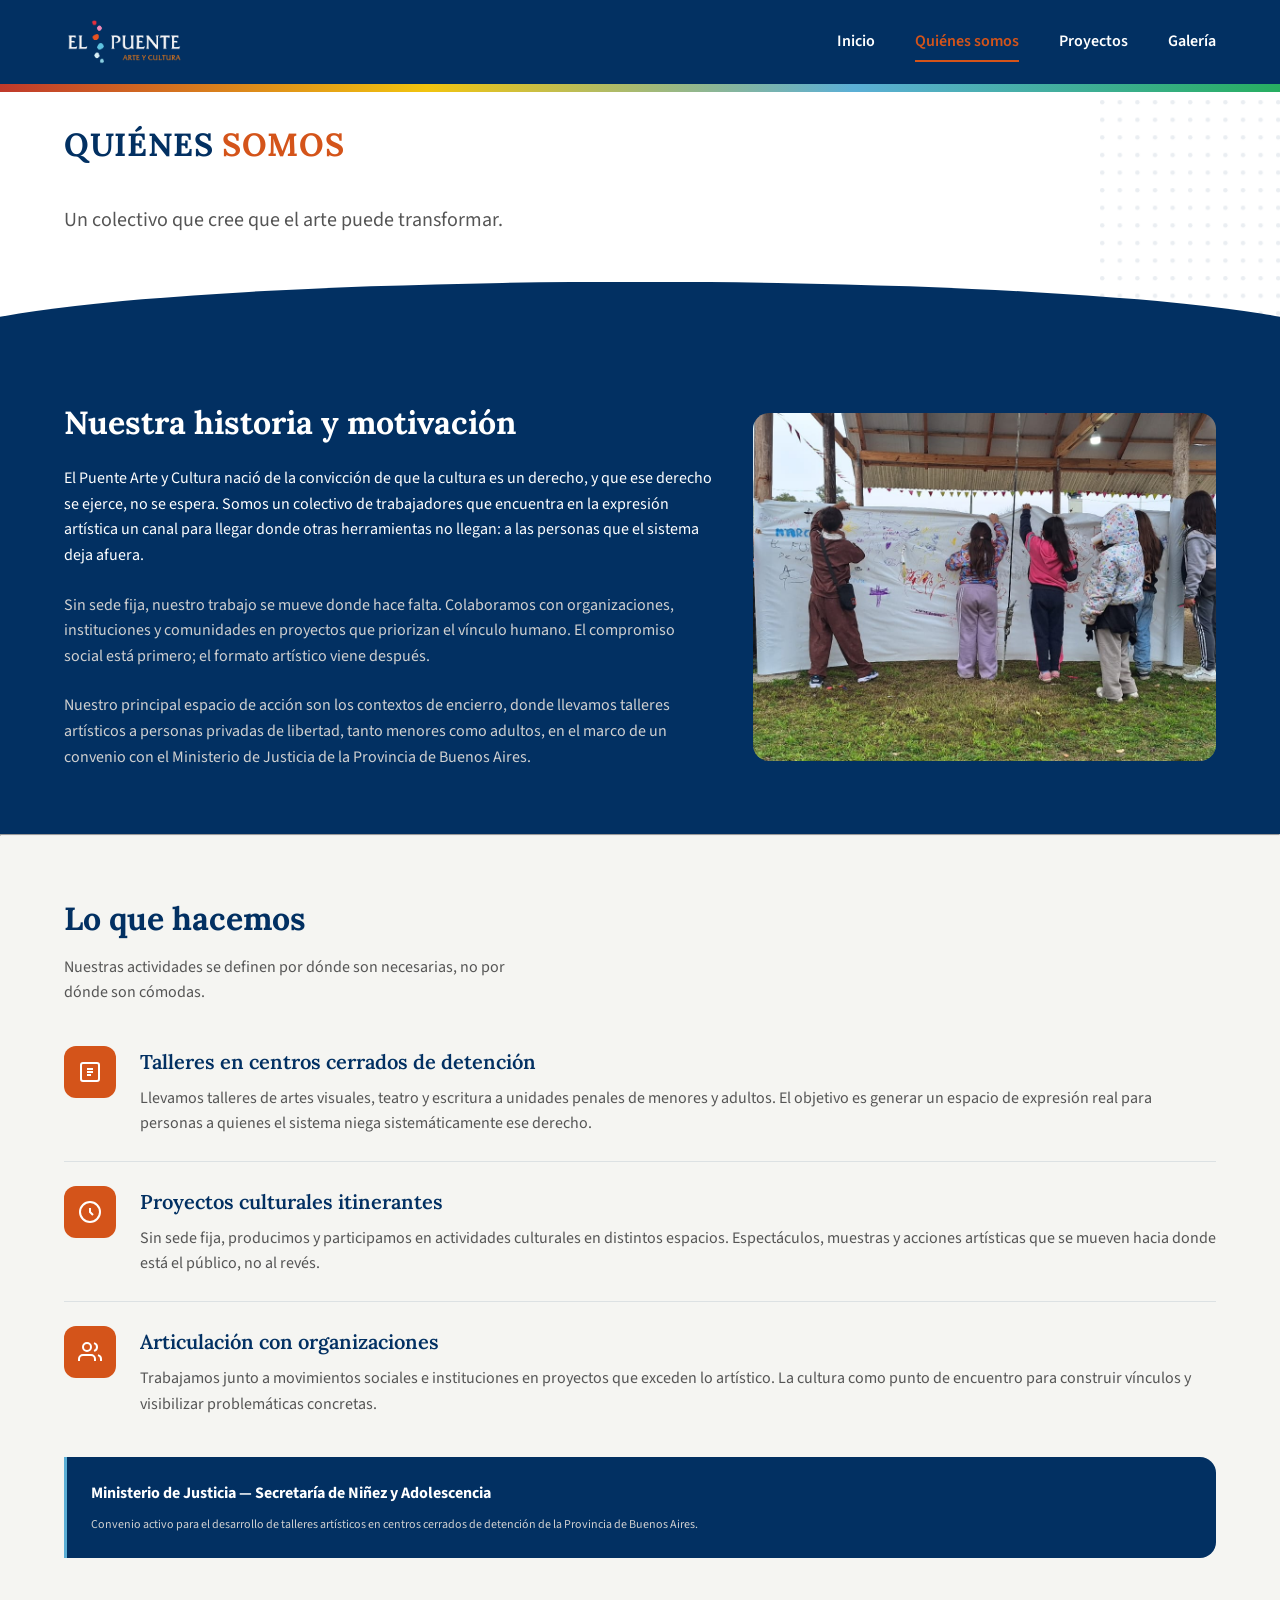
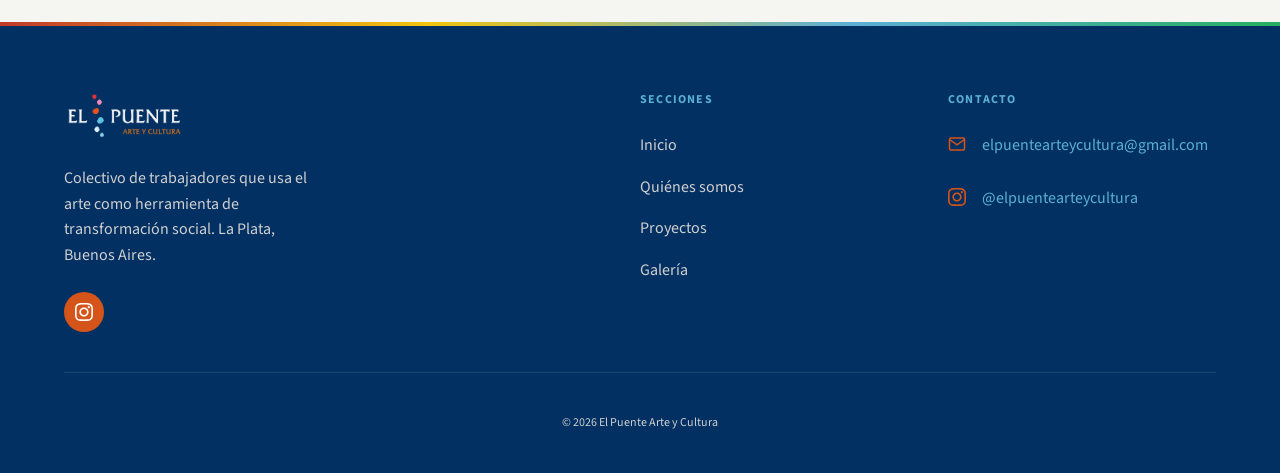
<file: quienes-somos.html>
<!DOCTYPE html>
<html lang="es">
<head>
  <meta charset="UTF-8">
  <meta name="viewport" content="width=device-width, initial-scale=1.0">
  <title>Quiénes somos — El Puente Arte y Cultura</title>
  <meta name="description" content="Historia, motivación y trabajo de El Puente Arte y Cultura.">
  <link rel="preconnect" href="https://fonts.googleapis.com">
  <link rel="preconnect" href="https://fonts.gstatic.com" crossorigin>
  <link href="https://fonts.googleapis.com/css2?family=Lora:wght@400;600;700&family=Source+Sans+3:wght@400;600;700&display=swap" rel="stylesheet">
  <link rel="stylesheet" href="css/styles.css">
</head>
<body>

  <header class="header" role="banner">
    <div class="contenedor">
      <div class="header__inner">
        <a href="index.html" class="header__logo" aria-label="El Puente Arte y Cultura — Inicio">
          <img src="assets/logo.png" alt="El Puente Arte y Cultura">
        </a>
        <nav class="header__nav" aria-label="Navegación principal">
          <ul class="nav__lista" role="list">
            <li><a href="index.html"         class="nav__link">Inicio</a></li>
            <li><a href="quienes-somos.html" class="nav__link nav__link--activo" aria-current="page">Quiénes somos</a></li>
            <li><a href="proyectos.html"     class="nav__link">Proyectos</a></li>
            <li><a href="galeria.html"       class="nav__link">Galería</a></li>
          </ul>
        </nav>
        <button class="header__hamburguesa" aria-expanded="false" aria-controls="menu-mobile" aria-label="Abrir menú">
          <span></span><span></span><span></span>
        </button>
      </div>
    </div>
  </header>

  <nav id="menu-mobile" class="menu-mobile" aria-label="Menú móvil" aria-hidden="true">
    <ul class="menu-mobile__lista" role="list">
      <li class="menu-mobile__item"><a href="index.html"         class="menu-mobile__link">Inicio</a></li>
      <li class="menu-mobile__item"><a href="quienes-somos.html" class="menu-mobile__link menu-mobile__link--activo" aria-current="page">Quiénes somos</a></li>
      <li class="menu-mobile__item"><a href="proyectos.html"     class="menu-mobile__link">Proyectos</a></li>
      <li class="menu-mobile__item"><a href="galeria.html"       class="menu-mobile__link">Galería</a></li>
    </ul>
    <div class="menu-mobile__footer">
      <p class="texto-meta">Contacto</p>
      <a href="mailto:contacto@elpuente.org.ar" style="color: var(--color-texto-claro);">contacto@elpuente.org.ar</a>
    </div>
  </nav>

  <main id="contenido-principal">

    <!-- HERO interior — fondo claro con detalle -->
    <section class="hero hero--interior hero--pequeño" aria-labelledby="hero-titulo">
      <div class="hero__acento-barra" aria-hidden="true"></div>
      <!-- Patrón decorativo -->
      <svg class="hero__patron" viewBox="0 0 200 200" aria-hidden="true">
        <defs><pattern id="p-qs" x="0" y="0" width="16" height="16" patternUnits="userSpaceOnUse"><circle cx="2" cy="2" r="2" fill="#023062"/></pattern></defs>
        <rect width="200" height="200" fill="url(#p-qs)"/>
      </svg>
      <div class="contenedor">
        <div class="hero__inner">
          <h1 class="titulo-display" id="qs-titulo">QUIÉNES <em>SOMOS</em></h1>
          <p class="hero__bajada">Un colectivo que cree que el arte puede transformar.</p>
        </div>
      </div>
    </section>

    <!-- Sección quiénes somos — fondo oscuro, texto + imagen -->
    <section class="seccion-oscura" aria-labelledby="historia-titulo">
      <div class="contenedor">
        <div class="quienes-somos__grid">
          <div class="quienes-somos__texto">
            <h2 class="titulo-seccion" style="color: var(--color-texto-claro);" id="historia-titulo">Nuestra historia y motivación</h2>
            <p class="texto-cuerpo" style="color: var(--color-texto-claro);">
              El Puente Arte y Cultura nació de la convicción de que la cultura es un derecho, y que ese derecho se ejerce, no se espera. Somos un colectivo de trabajadores que encuentra en la expresión artística un canal para llegar donde otras herramientas no llegan: a las personas que el sistema deja afuera.
            </p>
            <p class="texto-cuerpo" style="color: var(--color-texto-suave);">
              Sin sede fija, nuestro trabajo se mueve donde hace falta. Colaboramos con organizaciones, instituciones y comunidades en proyectos que priorizan el vínculo humano. El compromiso social está primero; el formato artístico viene después.
            </p>
            <p class="texto-cuerpo" style="color: var(--color-texto-suave);">
              Nuestro principal espacio de acción son los contextos de encierro, donde llevamos talleres artísticos a personas privadas de libertad, tanto menores como adultos, en el marco de un convenio con el Ministerio de Justicia de la Provincia de Buenos Aires.
            </p>
          </div>
          <img
            class="quienes-somos__imagen"
            src="assets/quienes-somos.jpeg"
            alt="Integrantes del colectivo El Puente en una actividad grupal"
          >
        </div>
      </div>
    </section>

    <hr class="separador-isotipo">

    <!-- Lista de actividades — fondo claro -->
    <section class="seccion-clara" aria-labelledby="actividades-titulo">
      <div class="contenedor">
        <header class="seccion__cabecera">
          <h2 class="titulo-seccion" style="color: var(--color-texto-oscuro);" id="actividades-titulo">Lo que hacemos</h2>
          <p class="seccion__bajada" style="color: #555;">Nuestras actividades se definen por dónde son necesarias, no por dónde son cómodas.</p>
        </header>

        <ul class="lista-actividades" role="list">
          <li class="item-actividad">
            <div class="item-actividad__icono" aria-hidden="true">
              <svg width="24" height="24" viewBox="0 0 24 24" fill="none" stroke="currentColor" stroke-width="2"><rect x="3" y="3" width="18" height="18" rx="2"/><path d="M9 9h6M9 12h6M9 15h4"/></svg>
            </div>
            <div>
              <h3 class="item-actividad__titulo">Talleres en centros cerrados de detención</h3>
              <p class="item-actividad__descripcion">Llevamos talleres de artes visuales, teatro y escritura a unidades penales de menores y adultos. El objetivo es generar un espacio de expresión real para personas a quienes el sistema niega sistemáticamente ese derecho.</p>
            </div>
          </li>
          <li class="item-actividad">
            <div class="item-actividad__icono" aria-hidden="true">
              <svg width="24" height="24" viewBox="0 0 24 24" fill="none" stroke="currentColor" stroke-width="2"><circle cx="12" cy="12" r="10"/><path d="M12 8v4l3 3"/></svg>
            </div>
            <div>
              <h3 class="item-actividad__titulo">Proyectos culturales itinerantes</h3>
              <p class="item-actividad__descripcion">Sin sede fija, producimos y participamos en actividades culturales en distintos espacios. Espectáculos, muestras y acciones artísticas que se mueven hacia donde está el público, no al revés.</p>
            </div>
          </li>
          <li class="item-actividad">
            <div class="item-actividad__icono" aria-hidden="true">
              <svg width="24" height="24" viewBox="0 0 24 24" fill="none" stroke="currentColor" stroke-width="2"><path d="M17 21v-2a4 4 0 0 0-4-4H5a4 4 0 0 0-4 4v2"/><circle cx="9" cy="7" r="4"/><path d="M23 21v-2a4 4 0 0 0-3-3.87"/><path d="M16 3.13a4 4 0 0 1 0 7.75"/></svg>
            </div>
            <div>
              <h3 class="item-actividad__titulo">Articulación con organizaciones</h3>
              <p class="item-actividad__descripcion">Trabajamos junto a movimientos sociales e instituciones en proyectos que exceden lo artístico. La cultura como punto de encuentro para construir vínculos y visibilizar problemáticas concretas.</p>
            </div>
          </li>
        </ul>

        <div style="margin-top: var(--espacio-lg);">
          <div class="bloque-institucional">
            <div class="bloque-institucional__texto">
              <span class="bloque-institucional__nombre">Ministerio de Justicia — Secretaría de Niñez y Adolescencia</span>
              Convenio activo para el desarrollo de talleres artísticos en centros cerrados de detención de la Provincia de Buenos Aires.
            </div>
          </div>
        </div>
      </div>
    </section>

  </main>

<div style="height: 4px; background: var(--degradado-isotipo);"></div>

  <footer class="footer" role="contentinfo">
    <div class="contenedor">
      <div class="footer__grid">
        <div>
          <div class="footer__logo"><img src="assets/logo.png" alt="El Puente Arte y Cultura"></div>
          <p class="footer__descripcion">Colectivo de trabajadores que usa el arte como herramienta de transformación social. La Plata, Buenos Aires.</p>
          <div class="redes-sociales" style="margin-top: var(--espacio-md);">
            <a href="#" class="icono-red" aria-label="Instagram de El Puente">
              <svg viewBox="0 0 24 24" aria-hidden="true"><path d="M12 2.163c3.204 0 3.584.012 4.85.07 3.252.148 4.771 1.691 4.919 4.919.058 1.265.069 1.645.069 4.849 0 3.205-.012 3.584-.069 4.849-.149 3.225-1.664 4.771-4.919 4.919-1.266.058-1.644.07-4.85.07-3.204 0-3.584-.012-4.849-.07-3.26-.149-4.771-1.699-4.919-4.92-.058-1.265-.07-1.644-.07-4.849 0-3.204.013-3.583.07-4.849.149-3.227 1.664-4.771 4.919-4.919 1.266-.057 1.645-.069 4.849-.069zm0-2.163c-3.259 0-3.667.014-4.947.072-4.358.2-6.78 2.618-6.98 6.98-.059 1.281-.073 1.689-.073 4.948 0 3.259.014 3.668.072 4.948.2 4.358 2.618 6.78 6.98 6.98 1.281.058 1.689.072 4.948.072 3.259 0 3.668-.014 4.948-.072 4.354-.2 6.782-2.618 6.979-6.98.059-1.28.073-1.689.073-4.948 0-3.259-.014-3.667-.072-4.947-.196-4.354-2.617-6.78-6.979-6.98-1.281-.059-1.69-.073-4.949-.073zm0 5.838c-3.403 0-6.162 2.759-6.162 6.162s2.759 6.163 6.162 6.163 6.162-2.759 6.162-6.163c0-3.403-2.759-6.162-6.162-6.162zm0 10.162c-2.209 0-4-1.79-4-4 0-2.209 1.791-4 4-4s4 1.791 4 4c0 2.21-1.791 4-4 4zm6.406-11.845c-.796 0-1.441.645-1.441 1.44s.645 1.44 1.441 1.44c.795 0 1.439-.645 1.439-1.44s-.644-1.44-1.439-1.44z"/></svg>
            </a>
          </div>
        </div>
        <nav aria-label="Navegación del footer">
          <p class="footer__titulo-columna">Secciones</p>
          <ul class="footer__nav-lista" role="list">
            <li><a href="index.html"         class="footer__nav-link">Inicio</a></li>
            <li><a href="quienes-somos.html" class="footer__nav-link">Quiénes somos</a></li>
            <li><a href="proyectos.html"     class="footer__nav-link">Proyectos</a></li>
            <li><a href="galeria.html"       class="footer__nav-link">Galería</a></li>
          </ul>
        </nav>
        <div>
          <p class="footer__titulo-columna">Contacto</p>
          <div class="contacto">
            <div class="bloque-contacto">
              <span class="bloque-contacto__icono" aria-hidden="true">
                <svg width="18" height="18" viewBox="0 0 24 24" fill="none" stroke="currentColor" stroke-width="2"><path d="M4 4h16c1.1 0 2 .9 2 2v12c0 1.1-.9 2-2 2H4c-1.1 0-2-.9-2-2V6c0-1.1.9-2 2-2z"/><polyline points="22,6 12,13 2,6"/></svg>
              </span>
              <div class="bloque-contacto__texto">
                <a href="mailto:contacto@elpuente.org.ar">elpuentearteycultura@gmail.com</a>
              </div>
            </div>
             <div class="bloque-contacto">
              <span class="bloque-contacto__icono" aria-hidden="true">
                <svg width="18" height="18" viewBox="0 0 24 24" fill="currentColor"><path d="M12 2.163c3.204 0 3.584.012 4.85.07 3.252.148 4.771 1.691 4.919 4.919.058 1.265.069 1.645.069 4.849 0 3.205-.012 3.584-.069 4.849-.149 3.225-1.664 4.771-4.919 4.919-1.266.058-1.644.07-4.85.07-3.204 0-3.584-.012-4.849-.07-3.26-.149-4.771-1.699-4.919-4.92-.058-1.265-.07-1.644-.07-4.849 0-3.204.013-3.583.07-4.849.149-3.227 1.664-4.771 4.919-4.919 1.266-.057 1.645-.069 4.849-.069zm0-2.163c-3.259 0-3.667.014-4.947.072-4.358.2-6.78 2.618-6.98 6.98-.059 1.281-.073 1.689-.073 4.948 0 3.259.014 3.668.072 4.948.2 4.358 2.618 6.78 6.98 6.98 1.281.058 1.689.072 4.948.072 3.259 0 3.668-.014 4.948-.072 4.354-.2 6.782-2.618 6.979-6.98.059-1.28.073-1.689.073-4.948 0-3.259-.014-3.667-.072-4.947-.196-4.354-2.617-6.78-6.979-6.98-1.281-.059-1.69-.073-4.949-.073zm0 5.838c-3.403 0-6.162 2.759-6.162 6.162s2.759 6.163 6.162 6.163 6.162-2.759 6.162-6.163c0-3.403-2.759-6.162-6.162-6.162zm0 10.162c-2.209 0-4-1.79-4-4 0-2.209 1.791-4 4-4s4 1.791 4 4c0 2.21-1.791 4-4 4zm6.406-11.845c-.796 0-1.441.645-1.441 1.44s.645 1.44 1.441 1.44c.795 0 1.439-.645 1.439-1.44s-.644-1.44-1.439-1.44z"/></svg>
              </span>
              <div class="bloque-contacto__texto">
                <a href="#">@elpuentearteycultura</a>
                </div>
                </div>
          </div>
        </div>
      </div>
      <hr class="footer__divisor">
      <p class="footer__credito">© 2026 El Puente Arte y Cultura</p>
    </div>
  </footer>

  <script src="js/menu.js"></script>
</body>
</html>
</file>
<file: css/styles.css>
/* ============================================================
   EL PUENTE ARTE Y CULTURA — v3
   ============================================================ */

/* ------------------------------------------------------------
   Custom Properties
   ------------------------------------------------------------ */
:root {
  --color-fondo-oscuro:      #023062;
  --color-fondo-claro:       #f5f5f2;
  --color-fondo-base:        #ffffff;
  --color-texto-claro:       #ffffff;
  --color-texto-suave:       #d0d0d0;
  --color-texto-oscuro:      #023062;
  --color-acento:            #d4541a;
  --color-acento-hover:      #b8430f;
  --color-acento-secundario: #5bafd6;
  --degradado-isotipo: linear-gradient(90deg, #c0392b, #f1c40f, #5bafd6, #27ae60);

  --tipo-titulo:  'Lora', Georgia, serif;
  --tipo-cuerpo:  'Source Sans 3', system-ui, sans-serif;

  --tam-display: clamp(2rem, 5vw, 3rem);
  --tam-grande:  2rem;
  --tam-medio:   1.25rem;
  --tam-base:    1rem;
  --tam-pequeño: 0.75rem;

  --espacio-xs:      0.5rem;
  --espacio-sm:      1rem;
  --espacio-md:      1.5rem;
  --espacio-lg:      2.5rem;
  --espacio-seccion: 4rem;

  --radio-tarjeta: 16px;
  --sombra-tarjeta: 0 4px 20px rgba(2, 48, 98, 0.10);
  --sombra-tarjeta-hover: 0 12px 40px rgba(2, 48, 98, 0.20);
}

/* ------------------------------------------------------------
   Reset
   ------------------------------------------------------------ */
*, *::before, *::after { box-sizing: border-box; margin: 0; padding: 0; }
html {
  font-size: 16px;
  scroll-behavior: smooth;
  overflow-x: hidden;
}
body {
  font-family: var(--tipo-cuerpo);
  font-size: var(--tam-base);
  color: var(--color-texto-oscuro);
  background-color: var(--color-fondo-claro);
  line-height: 1.6;
  display: grid;
  grid-template-rows: auto 1fr auto;
  min-height: 100dvh;
  overflow-x: hidden;
  max-width: 100vw;
}
img { display: block; max-width: 100%; height: auto; }
a { color: inherit; text-decoration: none; }
ul, ol { list-style: none; }

/* ------------------------------------------------------------
   Contenedor
   ------------------------------------------------------------ */
.contenedor {
  width: 100%;
  max-width: 1200px;
  margin-inline: auto;
  padding-inline: var(--espacio-md);
}

/* ------------------------------------------------------------
   Átomos — Botones
   ------------------------------------------------------------ */
.boton-accion {
  display: inline-flex;
  align-items: center;
  gap: var(--espacio-xs);
  background-color: var(--color-acento);
  color: var(--color-texto-claro);
  font-family: var(--tipo-cuerpo);
  font-size: var(--tam-base);
  font-weight: 600;
  padding: 0.75rem var(--espacio-lg);
  border-radius: 100px;
  border: 2px solid var(--color-acento);
  cursor: pointer;
  transition: background-color 0.2s ease, border-color 0.2s ease, transform 0.2s ease;
}
.boton-accion:hover { background-color: var(--color-acento-hover); border-color: var(--color-acento-hover); transform: translateY(-1px); }

.boton-secundario {
  display: inline-flex;
  align-items: center;
  gap: var(--espacio-xs);
  background-color: transparent;
  color: var(--color-texto-oscuro);
  font-family: var(--tipo-cuerpo);
  font-size: var(--tam-base);
  font-weight: 600;
  padding: 0.75rem var(--espacio-lg);
  border-radius: 100px;
  border: 2px solid var(--color-acento-secundario);
  cursor: pointer;
  transition: background-color 0.2s ease, color 0.2s ease, transform 0.2s ease;
}
.boton-secundario:hover { background-color: var(--color-acento-secundario); color: var(--color-fondo-base); transform: translateY(-1px); }
.boton-secundario--claro { color: var(--color-texto-claro); border-color: rgba(255,255,255,0.6); }
.boton-secundario--claro:hover { background-color: var(--color-texto-claro); color: var(--color-fondo-oscuro); }

/* ------------------------------------------------------------
   Átomo — Etiqueta
   ------------------------------------------------------------ */
.etiqueta {
  display: inline-block;
  background-color: var(--color-acento-secundario);
  color: var(--color-texto-oscuro);
  font-family: var(--tipo-cuerpo);
  font-size: var(--tam-pequeño);
  font-weight: 700;
  padding: 0.2rem 0.75rem;
  border-radius: 100px;
  text-transform: uppercase;
  letter-spacing: 0.05em;
}

/* ------------------------------------------------------------
   Átomo — Tipografía
   ------------------------------------------------------------ */
.titulo-display {
  font-family: var(--tipo-titulo);
  font-size: var(--tam-display);
  font-weight: 700;
  line-height: 1.15;
  text-transform: uppercase;
  letter-spacing: 0.02em;
}
.titulo-display em { font-style: normal; color: var(--color-acento); }
.titulo-seccion {
  font-family: var(--tipo-titulo);
  font-size: var(--tam-grande);
  font-weight: 700;
  line-height: 1.2;
}
.titulo-componente {
  font-family: var(--tipo-titulo);
  font-size: var(--tam-medio);
  font-weight: 600;
  line-height: 1.3;
}
.texto-cuerpo { font-size: var(--tam-base); line-height: 1.6; }
.texto-meta { font-size: var(--tam-pequeño); color: var(--color-texto-suave); }

/* ------------------------------------------------------------
   Átomo — Ícono red social
   ------------------------------------------------------------ */
.icono-red {
  display: flex; align-items: center; justify-content: center;
  width: 40px; height: 40px;
  background-color: var(--color-acento);
  border-radius: 50%;
  color: var(--color-texto-claro);
  transition: background-color 0.2s ease, transform 0.2s ease;
  flex-shrink: 0;
}
.icono-red:hover { background-color: var(--color-acento-hover); transform: translateY(-2px); }
.icono-red svg { width: 18px; height: 18px; fill: currentColor; }

/* ------------------------------------------------------------
   Molécula — Redes sociales
   ------------------------------------------------------------ */
.redes-sociales { display: flex; gap: var(--espacio-sm); align-items: center; }

/* ------------------------------------------------------------
   Molécula — Bloque de contacto
   ------------------------------------------------------------ */
.bloque-contacto { display: flex; align-items: flex-start; gap: var(--espacio-sm); }
.bloque-contacto__icono { flex-shrink: 0; color: var(--color-acento); margin-top: 2px; }
.bloque-contacto__texto { color: var(--color-texto-claro); font-size: var(--tam-base); line-height: 1.5; }
.bloque-contacto__texto a { color: var(--color-acento-secundario); transition: color 0.2s; }
.bloque-contacto__texto a:hover { color: var(--color-texto-claro); }

/* ------------------------------------------------------------
   Molécula — Bloque institucional
   ------------------------------------------------------------ */
.bloque-institucional {
  display: flex; align-items: flex-start; gap: var(--espacio-md);
  padding: var(--espacio-md);
  background-color: var(--color-fondo-oscuro);
  border-left: 3px solid var(--color-acento-secundario);
  border-radius: 0 var(--radio-tarjeta) var(--radio-tarjeta) 0;
}
.bloque-institucional__texto { color: var(--color-texto-suave); font-size: var(--tam-pequeño); line-height: 1.6; }
.bloque-institucional__nombre { display: block; color: var(--color-texto-claro); font-weight: 700; font-size: var(--tam-base); margin-bottom: var(--espacio-xs); }

/* ------------------------------------------------------------
   Molécula — Nav
   ------------------------------------------------------------ */
.nav__lista { display: flex; gap: var(--espacio-lg); align-items: center; }
.nav__link {
  font-family: var(--tipo-cuerpo); font-size: var(--tam-base); font-weight: 600;
  color: var(--color-texto-claro);
  padding-block: var(--espacio-xs);
  border-bottom: 2px solid transparent;
  transition: color 0.2s, border-color 0.2s;
}
.nav__link:hover, .nav__link--activo { color: var(--color-acento); border-bottom-color: var(--color-acento); }

/* ------------------------------------------------------------
   Molécula — Bloque categorías
   ------------------------------------------------------------ */
.bloque-categorias { display: flex; flex-wrap: wrap; gap: var(--espacio-sm); margin-bottom: var(--espacio-lg); }
.categoria-btn {
  font-family: var(--tipo-cuerpo); font-size: var(--tam-pequeño); font-weight: 700;
  text-transform: uppercase; letter-spacing: 0.05em;
  padding: 0.35rem var(--espacio-md);
  border-radius: 100px;
  border: 2px solid var(--color-acento-secundario);
  background: transparent; color: var(--color-texto-oscuro);
  cursor: pointer;
  transition: background-color 0.2s, color 0.2s;
}
.categoria-btn:hover, .categoria-btn--activo { background-color: var(--color-acento-secundario); color: var(--color-texto-oscuro); }

/* ------------------------------------------------------------
   Organismo — Header
   ------------------------------------------------------------ */
.header {
  position: sticky; top: 0; z-index: 100;
  background-color: var(--color-fondo-oscuro);
  border-bottom: 3px solid transparent;
  border-image: var(--degradado-isotipo) 1;
}
.header__inner {
  display: flex; align-items: center; justify-content: space-between;
  padding-block: var(--espacio-sm); gap: var(--espacio-md);
}
.header__logo { display: flex; align-items: center; flex-shrink: 0; }
.header__logo img { height: 52px; object-fit: contain; }
.header__nav { display: none; }

.header__hamburguesa {
  display: flex; flex-direction: column; justify-content: center;
  gap: 5px; width: 40px; height: 40px;
  background: none; border: none; cursor: pointer; padding: var(--espacio-xs); flex-shrink: 0;
}
.header__hamburguesa span {
  display: block; width: 100%; height: 2px;
  background-color: var(--color-texto-claro);
  transition: transform 0.3s, opacity 0.3s;
}
.header__hamburguesa[aria-expanded="true"] span:nth-child(1) { transform: translateY(7px) rotate(45deg); }
.header__hamburguesa[aria-expanded="true"] span:nth-child(2) { opacity: 0; }
.header__hamburguesa[aria-expanded="true"] span:nth-child(3) { transform: translateY(-7px) rotate(-45deg); }

.menu-mobile {
  display: none; position: fixed; inset: 0; top: 70px;
  background-color: var(--color-fondo-oscuro); z-index: 99;
  padding: var(--espacio-lg) var(--espacio-md);
  flex-direction: column; overflow-y: auto;
}
.menu-mobile--abierto { display: flex; }
.menu-mobile__lista { display: flex; flex-direction: column; }
.menu-mobile__item { border-bottom: 1px solid rgba(255,255,255,0.10); }
.menu-mobile__link {
  display: block; font-family: var(--tipo-cuerpo); font-size: var(--tam-medio);
  font-weight: 600; color: var(--color-texto-claro);
  padding-block: var(--espacio-md); transition: color 0.2s;
}
.menu-mobile__link:hover, .menu-mobile__link--activo { color: var(--color-acento); }
.menu-mobile__footer {
  margin-top: var(--espacio-lg); display: flex; flex-direction: column; gap: var(--espacio-md);
  padding-top: var(--espacio-md); border-top: 1px solid rgba(255,255,255,0.10);
}

@media (min-width: 768px) {
  .header__hamburguesa { display: none; }
  .header__nav { display: block; }
}

/* ------------------------------------------------------------
   Organismo — Hero inicio (con imagen + curva inferior)
   ------------------------------------------------------------ */
.hero {
  position: relative;
  overflow: hidden;
  background-color: var(--color-fondo-oscuro);
}

.hero--con-imagen {
  background-image: url('../assets/hero-bg.jpeg');
  background-size: cover;
  background-position: center;
  padding-bottom: 6rem; /* espacio para la curva */
}

.hero--con-imagen::before {
  content: '';
  position: absolute; inset: 0;
  background: linear-gradient(135deg, rgba(2,48,98,0.90) 0%, rgba(2,48,98,0.60) 100%);
  z-index: 0;
}

/* Curva inferior del hero de inicio */
.hero--con-imagen::after {
  content: '';
  position: absolute; bottom: -2px; left: 0; right: 0;
  height: 80px;
  background-color: var(--color-fondo-oscuro);
  clip-path: ellipse(55% 100% at 50% 100%);
  z-index: 1;
}

.hero__inner {
  position: relative; z-index: 2;
  display: flex; flex-direction: column; gap: var(--espacio-lg);
  padding-block: var(--espacio-seccion);
  max-width: 760px;
}

.hero--con-imagen .titulo-display,
.hero--con-imagen .hero__bajada {
  color: var(--color-texto-claro);
}

/* Hero interior — fondo claro con detalle de color */
.hero--interior {
  background-color: var(--color-fondo-base);
  padding-bottom: 2rem;
}

.hero--interior::before {
  content: '';
  position: absolute; bottom: -2px; left: 0; right: 0;
  height: 60px;
  background-color: var(--color-fondo-oscuro);
  clip-path: ellipse(55% 100% at 50% 100%);
  z-index: 1;
}


/* Franja de color acento en el top del hero interior */
.hero--interior .hero__acento-barra {
  position: absolute; top: 0; left: 0; right: 0;
  height: 5px;
  background: var(--degradado-isotipo);
}

.hero--interior .titulo-display {
  color: var(--color-texto-oscuro);
}

.hero--interior .hero__bajada {
  color: #555;
}

.hero--pequeño .hero__inner { padding-block: var(--espacio-lg) calc(var(--espacio-lg) + 2rem); }
.hero--pequeño .titulo-display { font-size: var(--tam-grande); }

.hero__bajada {
  font-size: var(--tam-medio); line-height: 1.6; max-width: 70ch;
}
.hero__acciones { display: flex; gap: var(--espacio-md); flex-wrap: wrap; }

/* Patrón de puntos decorativo en hero interior */
.hero--interior .hero__patron {
  position: absolute; right: -40px; bottom: 20px;
  width: 220px; height: 220px;
  opacity: 0.08;
  pointer-events: none;
  z-index: 0;
}

/* ------------------------------------------------------------
   Separadores curvos entre secciones
   (reemplazo de la línea degradado como recurso único)
   ------------------------------------------------------------ */
.curva-superior--claro {
  position: relative;
  margin-top: -2px;
}
.curva-superior--claro::before {
  content: '';
  display: block;
  height: 60px;
  background-color: var(--color-fondo-claro);
  clip-path: ellipse(55% 100% at 50% 0%);
}

.curva-superior--oscuro {
  position: relative;
  margin-top: -2px;
}
.curva-superior--oscuro::before {
  content: '';
  display: block;
  height: 60px;
  background-color: var(--color-fondo-oscuro);
  clip-path: ellipse(55% 100% at 50% 0%);
}

/* ------------------------------------------------------------
   Secciones
   ------------------------------------------------------------ */
.seccion-oscura { background-color: var(--color-fondo-oscuro); padding-block: var(--espacio-seccion); position: relative; }
.seccion-clara  { background-color: var(--color-fondo-claro);  padding-block: var(--espacio-seccion); position: relative; }
.seccion__cabecera { margin-bottom: var(--espacio-lg); }
.seccion__bajada { margin-top: var(--espacio-sm); max-width: 60ch; }

/* Patrón de fondo decorativo en secciones */
.seccion-oscura .patron-fondo,
.seccion-clara  .patron-fondo {
  position: absolute;
  pointer-events: none;
  opacity: 0.045;
  z-index: 0;
}
.seccion-oscura .patron-fondo { filter: invert(1); }

.seccion-oscura .contenedor,
.seccion-clara  .contenedor { position: relative; z-index: 1; }

/* ------------------------------------------------------------
   Organismo — Sobre la organización
   ------------------------------------------------------------ */
.sobre-organizacion__grid {
  display: grid; grid-template-columns: 1fr; gap: var(--espacio-lg);
}
@media (min-width: 768px) {
  .sobre-organizacion__grid { grid-template-columns: 1fr 1fr; align-items: start; }
}

/* ------------------------------------------------------------
   Organismo — Quiénes somos
   ------------------------------------------------------------ */
.quienes-somos__grid {
  display: grid; grid-template-columns: 1fr; gap: var(--espacio-lg); align-items: center;
}
.quienes-somos__texto { display: flex; flex-direction: column; gap: var(--espacio-md); }
.quienes-somos__imagen {
  width: 100%; aspect-ratio: 4/3; object-fit: cover;
  border-radius: var(--radio-tarjeta);
  background-color: #0a3d7a; min-height: 240px;
}
@media (min-width: 768px) {
  .quienes-somos__grid { grid-template-columns: 7fr 5fr; }
}

/* ------------------------------------------------------------
   Organismo — Lista de actividades
   ------------------------------------------------------------ */
.lista-actividades { display: grid; grid-template-columns: 1fr; gap: var(--espacio-md); }
.item-actividad {
  display: grid; grid-template-columns: 52px 1fr; gap: var(--espacio-md);
  padding-bottom: var(--espacio-md);
  border-bottom: 1px solid rgba(2,48,98,0.10);
}
.item-actividad:last-child { border-bottom: none; padding-bottom: 0; }
.item-actividad__icono {
  width: 52px; height: 52px; background-color: var(--color-acento);
  border-radius: 12px; display: flex; align-items: center; justify-content: center;
  color: var(--color-texto-claro); flex-shrink: 0;
}
.item-actividad__titulo {
  font-family: var(--tipo-titulo); font-size: var(--tam-medio); font-weight: 600;
  color: var(--color-texto-oscuro); margin-bottom: var(--espacio-xs);
}
.item-actividad__descripcion { color: #555; font-size: var(--tam-base); line-height: 1.6; }

/* Variante sobre fondo oscuro */
.item-actividad--claro .item-actividad__titulo  { color: var(--color-texto-claro); }
.item-actividad--claro .item-actividad__descripcion { color: var(--color-texto-suave); }
.item-actividad--claro { border-bottom-color: rgba(255,255,255,0.10); }

/* ------------------------------------------------------------
   Organismo — Carrusel de tarjetas (home)
   ------------------------------------------------------------ */
.carrusel-wrapper {
  overflow: hidden;
  border-radius: var(--radio-tarjeta);
  position: relative;
  max-width: 100vw;  /* no puede ser más ancho que la ventana */
  contain: paint;    /* aísla el desborde interno sin afectar el layout exterior */
}

.carrusel-track {
  display: flex;
  gap: var(--espacio-md);
  /* Ancho = n tarjetas × (280px + gap), sin transición de JS — CSS animation */
  animation: desplazar 28s linear infinite;
  width: max-content;
}

.carrusel-track:hover {
  animation-play-state: paused;
}

@keyframes desplazar {
  0%   { transform: translateX(0); }
  100% { transform: translateX(-50%); }
}

/* Gradientes de fade en los bordes */
.carrusel-wrapper::before,
.carrusel-wrapper::after {
  content: '';
  position: absolute; top: 0; bottom: 0;
  width: 80px; z-index: 2; pointer-events: none;
}
.carrusel-wrapper::before {
  left: 0;
  background: linear-gradient(to right, var(--color-fondo-claro), transparent);
}
.carrusel-wrapper::after {
  right: 0;
  background: linear-gradient(to left, var(--color-fondo-claro), transparent);
}

/* ------------------------------------------------------------
   Molécula — Tarjeta de proyecto (con container query)
   ------------------------------------------------------------ */
.tarjeta-proyecto {
  container-type: inline-size;
  container-name: tarjeta;
  background-color: var(--color-fondo-base);
  border-radius: var(--radio-tarjeta);
  overflow: hidden;
  box-shadow: var(--sombra-tarjeta);
  transition: box-shadow 0.3s ease, transform 0.3s ease;
  cursor: pointer;
  flex-shrink: 0;
  width: 300px; /* ancho fijo dentro del carrusel */
}

/* En grilla (proyectos.html), ancho automático */
.grilla-proyectos .tarjeta-proyecto {
  width: auto;
}

.tarjeta-proyecto:hover {
  box-shadow: var(--sombra-tarjeta-hover);
  transform: translateY(-4px);
}

.tarjeta-proyecto--destacada {
  position: relative;
}
.tarjeta-proyecto--destacada::before {
  content: '';
  position: absolute; inset: 0; border-radius: var(--radio-tarjeta);
  padding: 2px;
  background: var(--degradado-isotipo);
  -webkit-mask: linear-gradient(#fff 0 0) content-box, linear-gradient(#fff 0 0);
  -webkit-mask-composite: xor;
  mask-composite: exclude;
  pointer-events: none; z-index: 1;
}

.tarjeta-proyecto__imagen {
  width: 100%; aspect-ratio: 16/9; object-fit: cover;
  background-color: #cde;
}

.tarjeta-proyecto__contenido {
  padding: var(--espacio-md);
  display: flex; flex-direction: column; gap: var(--espacio-sm);
}

.tarjeta-proyecto__titulo {
  font-family: var(--tipo-titulo); font-size: var(--tam-medio);
  font-weight: 700; color: var(--color-texto-oscuro); line-height: 1.3;
}

.tarjeta-proyecto__descripcion {
  font-size: var(--tam-base); color: #555; line-height: 1.6; flex-grow: 1;
}

.tarjeta-proyecto__pie {
  display: flex; align-items: center; justify-content: space-between;
  flex-wrap: wrap; gap: var(--espacio-xs); margin-top: var(--espacio-xs);
}

/* Container query: horizontal cuando hay espacio */
@container tarjeta (min-width: 420px) {
  .tarjeta-proyecto__imagen { aspect-ratio: unset; width: 200px; height: 100%; flex-shrink: 0; }
  .tarjeta-proyecto__inner { display: flex; flex-direction: row; }
  .tarjeta-proyecto__contenido { flex: 1; }
}

/* ------------------------------------------------------------
   Organismo — Grilla de proyectos (proyectos.html)
   ------------------------------------------------------------ */
.grilla-proyectos {
  display: grid; grid-template-columns: 1fr; gap: var(--espacio-lg);
}
@media (min-width: 768px)  { .grilla-proyectos { grid-template-columns: repeat(2, 1fr); } }
@media (min-width: 1280px) { .grilla-proyectos { grid-template-columns: repeat(3, 1fr); } }

/* ------------------------------------------------------------
   Organismo — Galería visual
   ------------------------------------------------------------ */
.galeria__grid {
  display: grid; grid-template-columns: repeat(2, 1fr); gap: var(--espacio-sm);
}
@media (min-width: 768px)  { .galeria__grid { grid-template-columns: repeat(3, 1fr); } }
@media (min-width: 1280px) { .galeria__grid { grid-template-columns: repeat(4, 1fr); } }

.galeria__item {
  overflow: hidden; border-radius: 8px; aspect-ratio: 1;
  cursor: pointer; background-color: #cde;
}
.galeria__item img { width: 100%; height: 100%; object-fit: cover; transition: transform 0.4s ease; display: block; }
.galeria__item:hover img { transform: scale(1.05); }

/* ------------------------------------------------------------
   Modal de proyecto
   ------------------------------------------------------------ */
.modal-overlay {
  display: none;
  position: fixed; inset: 0; z-index: 300;
  background-color: rgba(0, 0, 0, 0.75);
  align-items: center; justify-content: center;
  padding: var(--espacio-md);
}
.modal-overlay--abierto { display: flex; }

.modal {
  background-color: var(--color-fondo-base);
  border-radius: 20px;
  width: 100%;
  max-width: 760px;
  max-height: 88vh;
  overflow-y: auto;
  position: relative;
  box-shadow: 0 24px 80px rgba(0,0,0,0.4);
  animation: modal-entrar 0.3s ease;
}

@keyframes modal-entrar {
  from { opacity: 0; transform: translateY(24px) scale(0.97); }
  to   { opacity: 1; transform: translateY(0) scale(1); }
}

.modal__imagen {
  width: 100%; aspect-ratio: 16/7; object-fit: cover;
  border-radius: 20px 20px 0 0;
  background-color: #cde;
}

.modal__cuerpo { padding: var(--espacio-lg); display: flex; flex-direction: column; gap: var(--espacio-md); }

.modal__cerrar {
  position: absolute; top: var(--espacio-md); right: var(--espacio-md);
  background-color: rgba(255,255,255,0.92);
  border: none; border-radius: 50%;
  width: 40px; height: 40px;
  font-size: 1.2rem; cursor: pointer;
  display: flex; align-items: center; justify-content: center;
  transition: background-color 0.2s, transform 0.2s;
  z-index: 10;
}
.modal__cerrar:hover { background-color: var(--color-acento); color: white; transform: rotate(90deg); }

.modal__titulo {
  font-family: var(--tipo-titulo); font-size: var(--tam-grande);
  font-weight: 700; color: var(--color-texto-oscuro); line-height: 1.2;
}
.modal__descripcion { font-size: var(--tam-base); color: #444; line-height: 1.7; }

.modal__datos {
  display: flex; flex-wrap: wrap; gap: var(--espacio-sm);
  padding-top: var(--espacio-md);
  border-top: 1px solid rgba(2,48,98,0.10);
}
.modal__dato {
  display: flex; flex-direction: column; gap: 2px;
  background-color: var(--color-fondo-claro);
  padding: var(--espacio-sm) var(--espacio-md);
  border-radius: 8px; min-width: 140px;
}
.modal__dato-label { font-size: var(--tam-pequeño); font-weight: 700; text-transform: uppercase; letter-spacing: 0.06em; color: var(--color-acento); }
.modal__dato-valor { font-size: var(--tam-base); color: var(--color-texto-oscuro); font-weight: 600; }

/* ------------------------------------------------------------
   Lightbox (galería)
   ------------------------------------------------------------ */
.lightbox {
  display: none; position: fixed; inset: 0;
  background: rgba(2,48,98,0.95); z-index: 200;
  align-items: center; justify-content: center; padding: var(--espacio-md);
}
.lightbox--abierto { display: flex; }
.lightbox__imagen { max-width: 90vw; max-height: 85vh; object-fit: contain; border-radius: 8px; }
.lightbox__cerrar {
  position: absolute; top: var(--espacio-md); right: var(--espacio-md);
  background: none; border: none; color: var(--color-texto-claro);
  font-size: 2rem; cursor: pointer; padding: var(--espacio-xs); transition: color 0.2s;
}
.lightbox__cerrar:hover { color: var(--color-acento); }

/* ------------------------------------------------------------
   Footer
   ------------------------------------------------------------ */
.footer { background-color: var(--color-fondo-oscuro); padding-top: var(--espacio-seccion); padding-bottom: var(--espacio-lg); }
.footer__grid { display: grid; grid-template-columns: 1fr; gap: var(--espacio-lg); }
@media (min-width: 768px) { .footer__grid { grid-template-columns: 2fr 1fr 1fr; } }
.footer__logo img { height: 52px; object-fit: contain; margin-bottom: var(--espacio-md); }
.footer__descripcion { color: var(--color-texto-suave); font-size: var(--tam-base); line-height: 1.6; max-width: 32ch; }
.footer__titulo-columna {
  font-family: var(--tipo-cuerpo); font-size: var(--tam-pequeño); font-weight: 700;
  text-transform: uppercase; letter-spacing: 0.1em; color: var(--color-acento-secundario); margin-bottom: var(--espacio-md);
}
.footer__nav-lista { display: flex; flex-direction: column; gap: var(--espacio-sm); }
.footer__nav-link { color: var(--color-texto-suave); font-size: var(--tam-base); transition: color 0.2s; }
.footer__nav-link:hover { color: var(--color-texto-claro); }
.footer__divisor { border: none; border-top: 1px solid rgba(255,255,255,0.10); margin-block: var(--espacio-lg); }
.footer__credito { color: var(--color-texto-suave); font-size: var(--tam-pequeño); text-align: center; }
.contacto { display: flex; flex-direction: column; gap: var(--espacio-md); }

/* ------------------------------------------------------------
   Accesibilidad
   ------------------------------------------------------------ */
:focus-visible { outline: 3px solid var(--color-acento); outline-offset: 3px; }
@media (prefers-reduced-motion: reduce) {
  *, *::before, *::after { animation-duration: 0.01ms !important; transition-duration: 0.01ms !important; }
  .carrusel-track { animation: none; }
}
</file>
